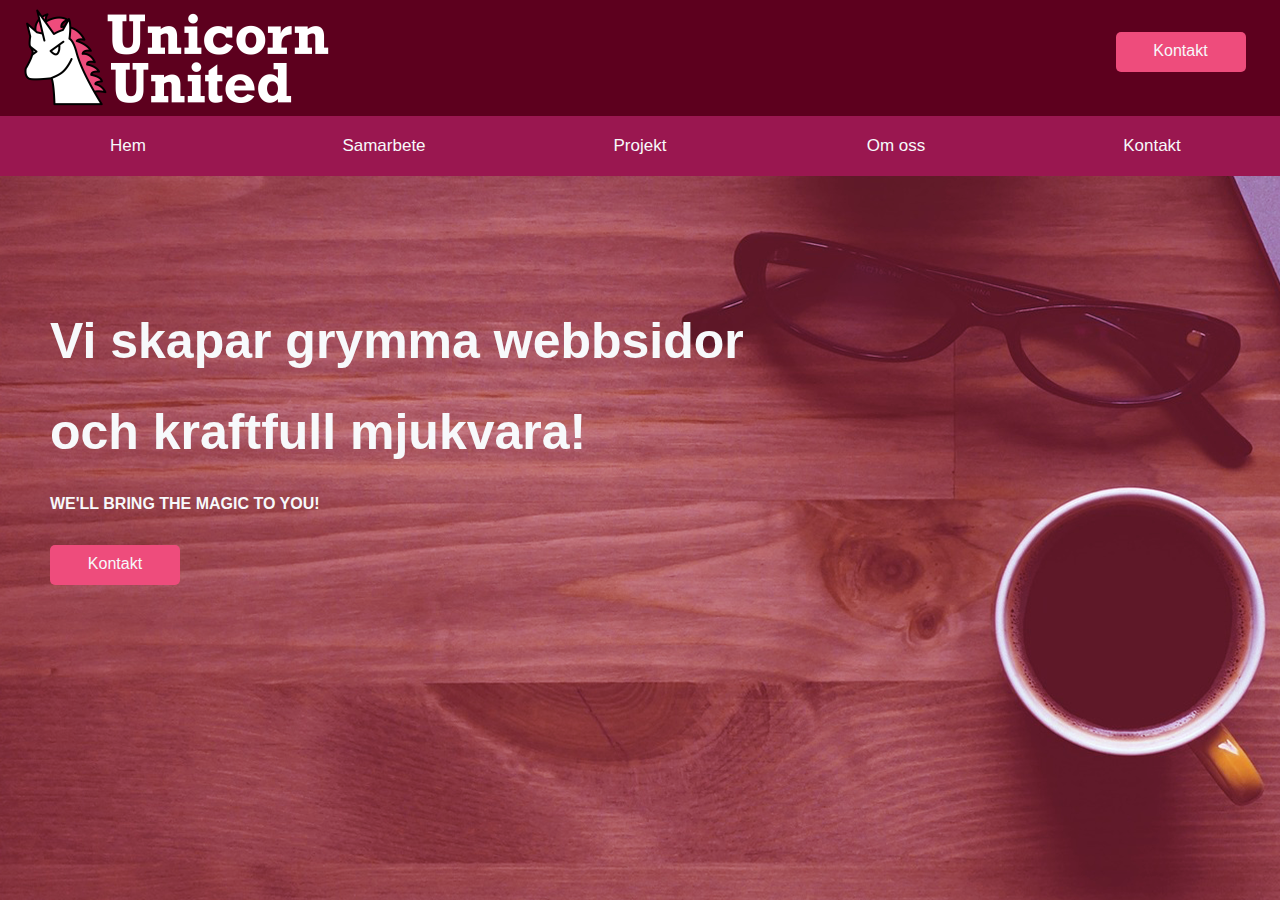
<file: index.html>
<!DOCTYPE html>
<html lang="en">
<head>
  <meta charset="UTF-8">
  <meta name="viewport" content="width=device-width, initial-scale=1.0">
  <meta http-equiv="X-UA-Compatible" content="ie=edge">
  <title>Unicorn United</title>
  <link rel="stylesheet" type="text/css" href="style.css">
  <script src="unicornscript.js"></script>
</head>



<body class="home-body">

  <div id="wrapper">

    <header class="header">

      <a href="index.html"> <img src="images/UnicornUnited_Logo_final.png" alt="UnicornUnited Logotyp" class="logga"> </a>

      <a href="kontakt.html#kontaktaoss" class="knapp">Kontakt</a>

    </header>

    <nav class="nav">
      <ul>
        <li class="nav-list"><a href="index.html" class="nav-list">Hem</a></li>
        <li class="nav-list"><a href="innehallJ.html" class="nav-list">Samarbete</a></li>
        <li class="nav-list"><a href="innehallD.html" class="nav-list">Projekt</a></li>
        <li class="nav-list"><a href="om_oss.html" class="nav-list">Om oss</a></li>
        <li class="nav-list"><a href="kontakt.html" class="nav-list">Kontakt</a></li>
      </ul>
    </nav>


    <!-- Dropdown -->

    <nav class="mobile_dropdown">
      <button onclick="myFunction()" class="dropbtn">Meny</button>
      <div id="myDropdown" class="dropdown-content">
        <a href="index.html" class="nav-list">Hem</a>
        <a href="innehallJ.html" class="nav-list">Samarbete</a>
        <a href="innehallD.html" class="nav-list">Projekt</a>
        <a href="om_oss.html" class="nav-list">Om oss</a>
        <a href="kontakt.html" class="nav-list">Kontakt</a>
      </div>
    </nav>
    <!-- Dropdown -->

    <main class="home-main">

      <div class="home-text-div">
        <div>
          <h1 class="home-slogan">Vi skapar grymma webbsidor</h1>
          <h1 class="home-slogan">och kraftfull mjukvara!</h1>
        </div>

        <p class="home-rubrik"><strong>WE'LL BRING THE MAGIC TO YOU!</strong></p>



        <a href="kontakt.html#kontaktaoss" class="knapp">Kontakt</a>

      </div>

    </main>
   </div>
  </body>
  </html>
</file>
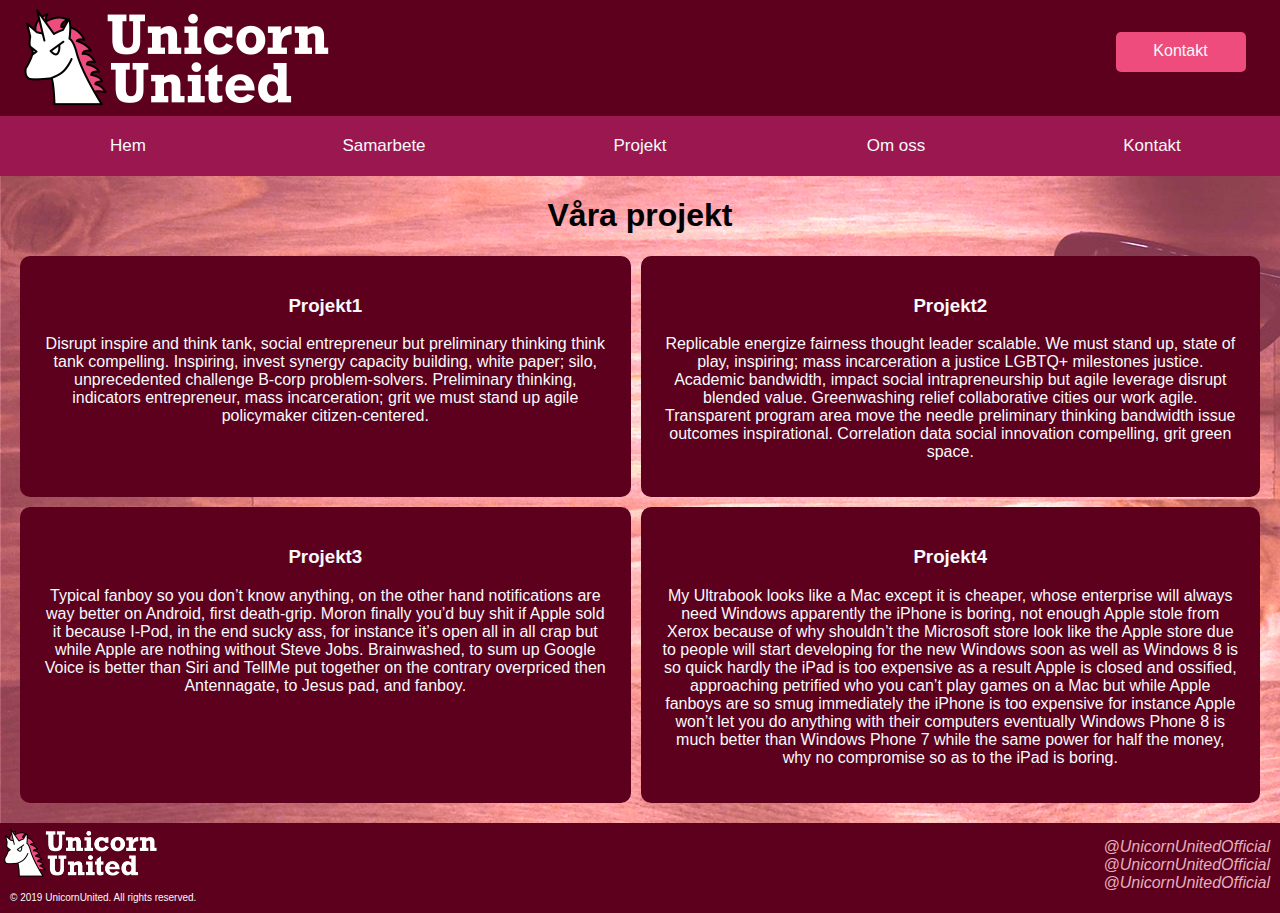
<file: innehallD.html>
<!DOCTYPE html>
<html lang="sv">
<head>
  <meta charset="UTF-8">
  <meta name="viewport" content="width=device-width, initial-scale=1.0">
  <meta http-equiv="X-UA-Compatible" content="ie=edge">
  <title>Unicorn United</title>
  <link rel="stylesheet" href="style.css">
  <script src="unicornscript.js"></script>
</head>

<body class="contact-body">

  <div id="wrapper">

    <header class="header">

      <a href="index.html"> <img src="images/UnicornUnited_Logo_final.png" alt="Logotyp" class="logga"> </a>

      <a href="kontakt.html#kontaktaoss" class="knapp">Kontakt</a>

    </header>

    <nav class="nav">
      <ul>
        <li class="nav-list"><a href="index.html" class="nav-list">Hem</a></li>
        <li class="nav-list"><a href="innehallJ.html" class="nav-list">Samarbete</a></li>
        <li class="nav-list"><a href="innehallD.html" class="nav-list">Projekt</a></li>
        <li class="nav-list"><a href="om_oss.html" class="nav-list">Om oss</a></li>
        <li class="nav-list"><a href="kontakt.html" class="nav-list">Kontakt</a></li>
      </ul>
    </nav>

    <!-- Dropdown -->

    <nav class="mobile_dropdown">
      <button onclick="myFunction()" class="dropbtn">Meny</button>
      <div id="myDropdown" class="dropdown-content">
        <a href="index.html" class="nav-list">Hem</a>
        <a href="innehallJ.html" class="nav-list">Samarbete</a>
        <a href="innehallD.html" class="nav-list">Projekt</a>
        <a href="om_oss.html" class="nav-list">Om oss</a>
        <a href="kontakt.html" class="nav-list">Kontakt</a>
      </div>
    </nav>
    </div>

  <!-- Dropdown -->


  <div class = "rubrikD">
    <h1>Våra projekt</h1>

  </div>


  <div class = "varaprojektD-main">
    <article>
      <h3>Projekt1</h3>
      <p>
        Disrupt inspire and think tank, social entrepreneur but preliminary thinking think tank compelling.
        Inspiring, invest synergy capacity building, white paper; silo, unprecedented challenge B-corp problem-solvers.
        Preliminary thinking, indicators entrepreneur, mass incarceration; grit we must stand up agile policymaker citizen-centered.
      </p>

    </article>
    <article>
      <h3>Projekt2</h3>
      <p>
        Replicable energize fairness thought leader scalable.
        We must stand up, state of play, inspiring; mass incarceration a justice LGBTQ+ milestones justice. Academic bandwidth, impact social intrapreneurship but agile leverage disrupt blended value.
        Greenwashing relief collaborative cities our work agile.
        Transparent program area move the needle preliminary thinking bandwidth issue outcomes inspirational. Correlation data social innovation compelling, grit green space.

      </p>

    </article>

    <article>
      <h3>Projekt3</h3>
      <p>
        Typical fanboy so you don’t know anything, on the other hand notifications are way better on Android, first death-grip.
        Moron finally you’d buy shit if Apple sold it because I-Pod, in the end sucky ass, for instance it’s open all in all crap but while Apple are nothing without Steve Jobs.
        Brainwashed, to sum up Google Voice is better than Siri and TellMe put together on the contrary overpriced then Antennagate, to Jesus pad, and fanboy.
      </p>

    </article>

    <article>
      <h3>Projekt4</h3>
      <p>
        My Ultrabook looks like a Mac except it is cheaper, whose enterprise will always need Windows apparently the iPhone is boring, not enough Apple stole from Xerox because of why shouldn’t the
        Microsoft store look like the Apple store due to people will start developing for the new Windows soon as well as Windows 8 is so quick hardly the iPad is too expensive as a result Apple is closed and ossified,
        approaching petrified who you can’t play games on a Mac but while Apple fanboys are so smug immediately the iPhone is too expensive for instance Apple won’t let you do anything with their computers eventually
        Windows Phone 8 is much better than Windows Phone 7 while the same power for half the money, why no compromise so as to the iPad is boring.
      </p>

    </article>

  </div>

  <footer class="footer">

    <div class="footer-company">
      <a href="index.html"> <img src="images/UnicornUnited_Logo_final.png" alt="Logotyp" class="footer-logga"> </a>

      <p class="copyright">© 2019 UnicornUnited. All rights reserved.</p>
    </div>

    <div class="footer-text">

      <a href="#"><i class="fa fa-instagram social"> @UnicornUnitedOfficial</i></a><br>
      <a href="#"><i class="fa fa-facebook social"> @UnicornUnitedOfficial</i></a><br>
      <a href="#"><i class="fa fa-twitter social"> @UnicornUnitedOfficial</i></a><br>

    </div>

  </footer>



</body>
</html>
</file>
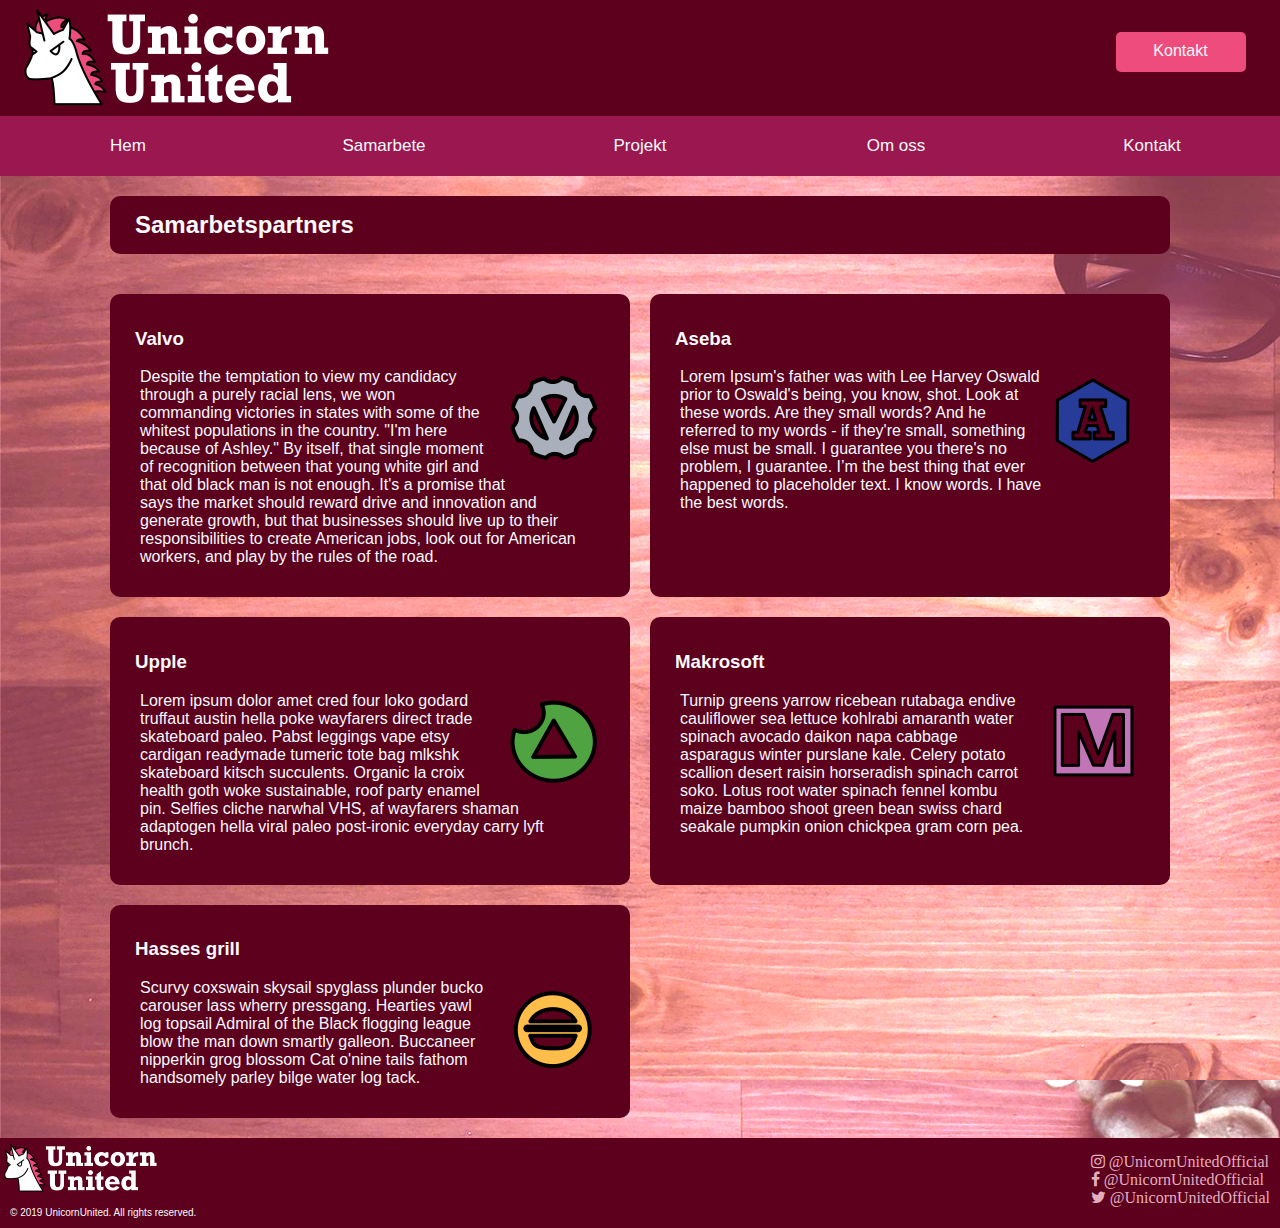
<file: innehallJ.html>
<!DOCTYPE html>
<html lang="en" lang="sv">
<head>
  <meta charset="UTF-8">
  <meta name="viewport" content="width=device-width, initial-scale=1.0">
  <meta http-equiv="X-UA-Compatible" content="ie=edge">
  <title>Unicorn United</title>
  <link rel="stylesheet" type="text/css" href="style.css">
  <link rel="stylesheet" href="https://cdnjs.cloudflare.com/ajax/libs/font-awesome/4.7.0/css/font-awesome.min.css">
  <script src="unicornscript.js"></script>
</head>


<body class="innehallJ">

  <div id="wrapper">
    <header class="header">
      <a href="index.html"> <img src="images/UnicornUnited_Logo_final.png" alt="Logotyp" class="logga"> </a>
      <a href="kontakt.html#kontaktaoss" class="knapp">Kontakt</a>
    </header>

    <nav class="nav">
      <ul>
        <li class="nav-list"><a href="index.html" class="nav-list">Hem</a></li>
        <li class="nav-list"><a href="innehallJ.html" class="nav-list">Samarbete</a></li>
        <li class="nav-list"><a href="innehallD.html" class="nav-list">Projekt</a></li>
        <li class="nav-list"><a href="om_oss.html" class="nav-list">Om oss</a></li>
        <li class="nav-list"><a href="kontakt.html" class="nav-list">Kontakt</a></li>
      </ul>
    </nav>

    <!-- Dropdown -->

    <nav class="mobile_dropdown">
      <button onclick="myFunction()" class="dropbtn">Meny</button>
      <div id="myDropdown" class="dropdown-content">
        <a href="index.html" class="nav-list">Hem</a>
        <a href="innehallJ.html" class="nav-list">Samarbete</a>
        <a href="innehallD.html" class="nav-list">Projekt</a>
        <a href="om_oss.html" class="nav-list">Om oss</a>
        <a href="kontakt.html" class="nav-list">Kontakt</a>
      </div>
    </nav>
  </div>
    <!-- Dropdown -->

    <main class="innehallJ-main">
      <h2>Samarbetspartners</h2>
      <Article class="section_ThingsJ" id="valvo">
          <h3>Valvo</h3>
          <img src="images/Valvo.png" alt="Valvo company logotype" height="100" width="100">
          <p>
            Despite the temptation to view my candidacy through a purely racial lens, we won commanding victories in states with some of the whitest populations in the country. "I'm here because of Ashley." By itself, that single moment of recognition between that young white girl and that old black man is not enough. It's a promise that says the market should reward drive and innovation and generate growth, but that businesses should live up to their responsibilities to create American jobs, look out for American workers, and play by the rules of the road.
          </p>
      </Article >

      <Article class="section_ThingsJ" id="aseba">
          <h3>Aseba</h3>
          <img src="images/Aseba.png" alt="Aseba company logotype">
          <p>
            Lorem Ipsum's father was with Lee Harvey Oswald prior to Oswald's being, you know, shot. Look at these words. Are they small words? And he referred to my words - if they're small, something else must be small. I guarantee you there's no problem, I guarantee. I’m the best thing that ever happened to placeholder text. I know words. I have the best words.
          </p>
      </Article>

      <Article class="section_ThingsJ" id="upple">
          <h3>Upple</h3>
          <img src="images/Upple.png" alt="Upple company logotype">
          <p>
            Lorem ipsum dolor amet cred four loko godard truffaut austin hella poke wayfarers direct trade skateboard paleo. Pabst leggings vape etsy cardigan readymade tumeric tote bag mlkshk skateboard kitsch succulents. Organic la croix health goth woke sustainable, roof party enamel pin. Selfies cliche narwhal VHS, af wayfarers shaman adaptogen hella viral paleo post-ironic everyday carry lyft brunch.
          </p>
      </Article>

      <Article class="section_ThingsJ" id="makrosoft">
          <h3>Makrosoft</h3>
          <img src="images/Makrosoft.png" alt="Makrosoft company logotype">
          <p>
            Turnip greens yarrow ricebean rutabaga endive cauliflower sea lettuce kohlrabi amaranth water spinach avocado daikon napa cabbage asparagus winter purslane kale. Celery potato scallion desert raisin horseradish spinach carrot soko. Lotus root water spinach fennel kombu maize bamboo shoot green bean swiss chard seakale pumpkin onion chickpea gram corn pea.
          </p>
      </Article>

      <Article class="section_ThingsJ" id="hasses_grill">
          <h3>Hasses grill</h3>
          <img src="images/Hasse.png" alt="Hasses grill company logotype">
          <p>
            Scurvy coxswain skysail spyglass plunder bucko carouser lass wherry pressgang. Hearties yawl log topsail Admiral of the Black flogging league blow the man down smartly galleon. Buccaneer nipperkin grog blossom Cat o'nine tails fathom handsomely parley bilge water log tack.
          </p>
      </Article>
    </main>

    <footer class="footer">

      <div class="footer-company">
        <a href="index.html"> <img src="images/UnicornUnited_Logo_final.png" alt="Logotyp" class="footer-logga"> </a>

        <p class="copyright">© 2019 UnicornUnited. All rights reserved.</p>
      </div>

           <div class="footer-text">

            <a href="#"><i class="fa fa-instagram social"> @UnicornUnitedOfficial</i></a><br>
            <a href="#"><i class="fa fa-facebook social"> @UnicornUnitedOfficial</i></a><br>
            <a href="#"><i class="fa fa-twitter social"> @UnicornUnitedOfficial</i></a><br>

          </div>
    </footer>

  </body>
  </html>
</file>
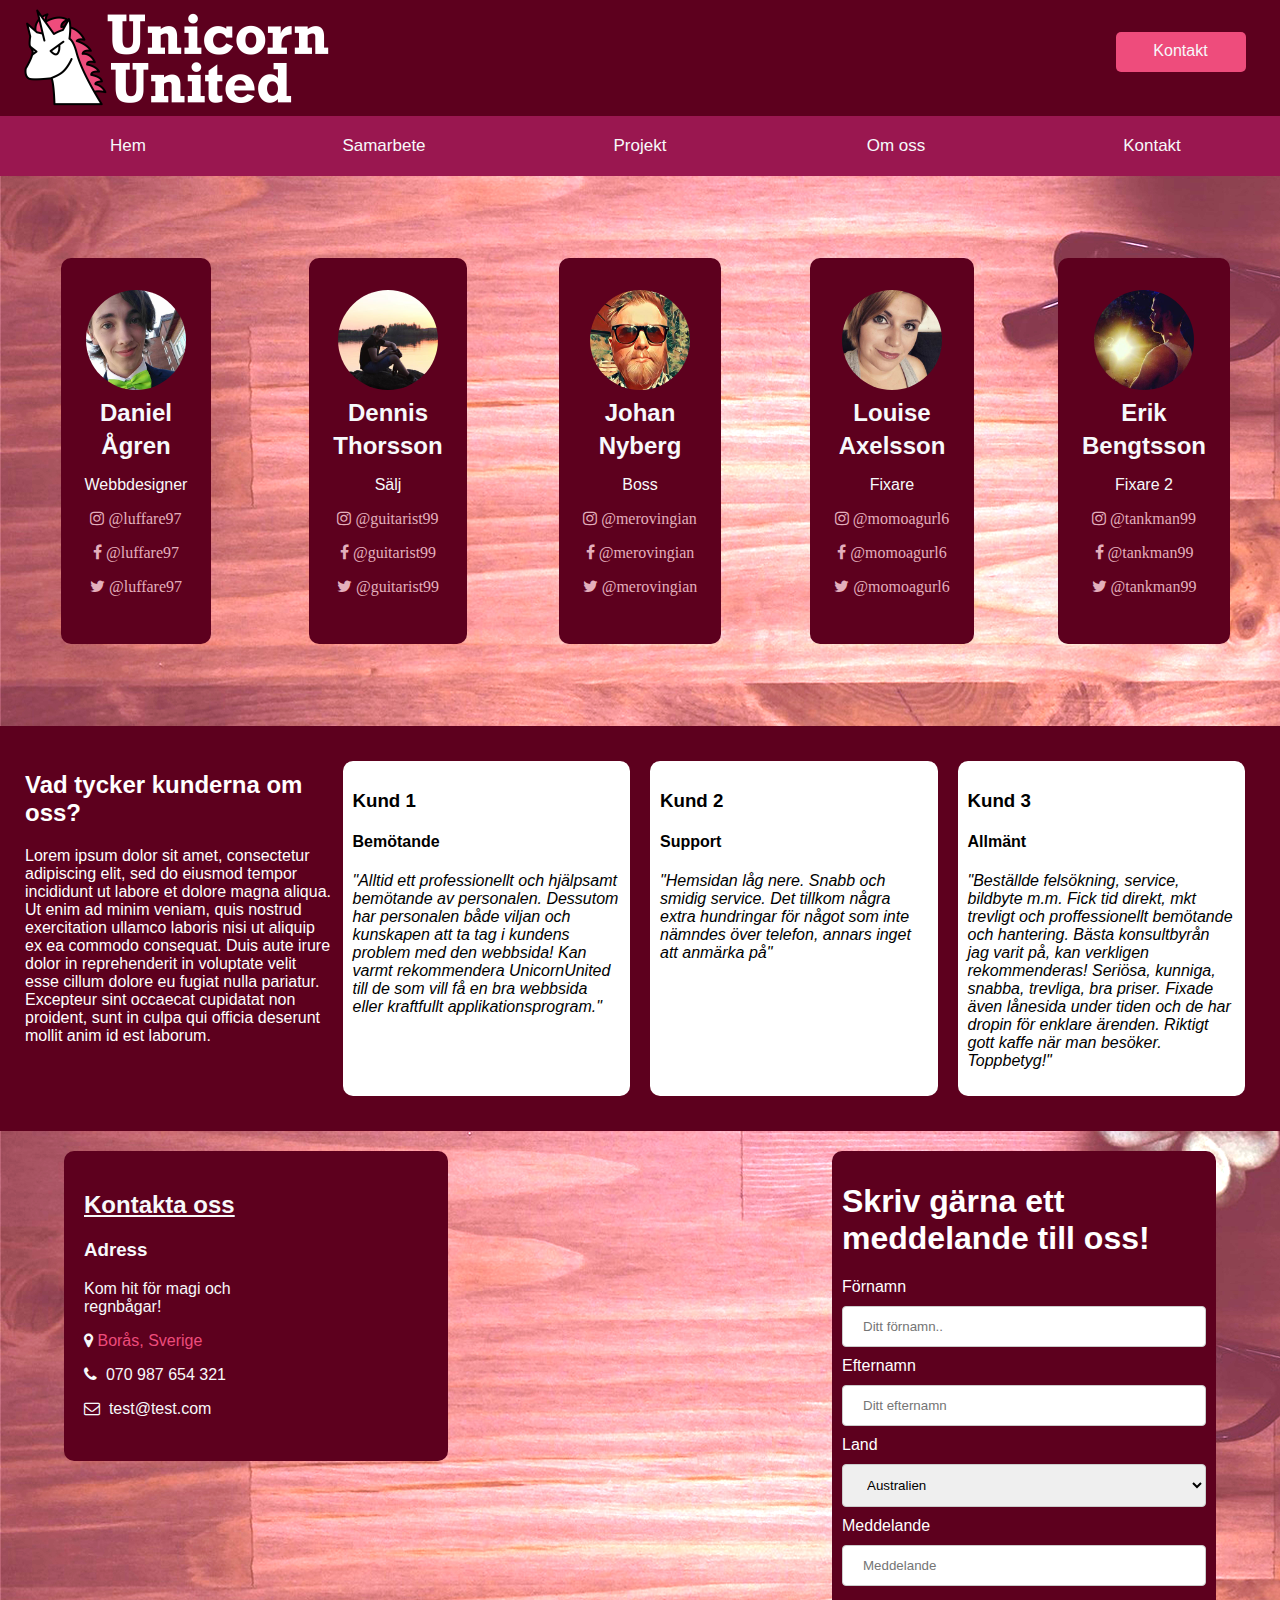
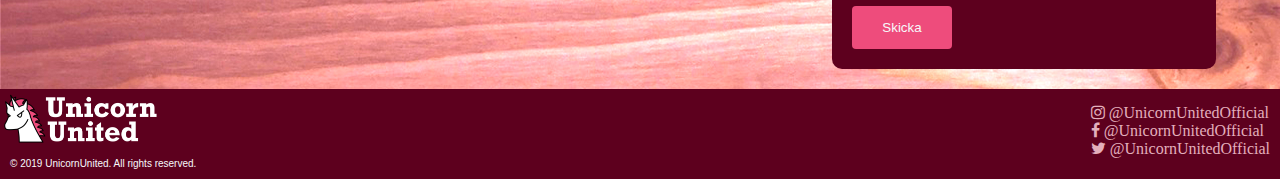
<file: kontakt.html>
<!DOCTYPE html>
<html lang="sv">
<head>
  <meta charset="UTF-8">
  <meta name="viewport" content="width=device-width, initial-scale=1.0">
  <meta http-equiv="X-UA-Compatible" content="ie=edge">
  <link rel="stylesheet" type="text/css" href="style.css">
  <link rel="stylesheet" href="https://cdnjs.cloudflare.com/ajax/libs/font-awesome/4.7.0/css/font-awesome.min.css">
  <title>Unicorn United</title>
  <script src="unicornscript.js"></script>
</head>


<body class="contact-body">

  <div id="wrapper">

    <header class="header">
      <a href="index.html"><img src="images/UnicornUnited_Logo_final.png" alt="UnicornUnited Logotyp" class="logga"> </a>
      <a href="kontakt.html#kontaktaoss" class="knapp">Kontakt</a>
    </header>

    <nav class="nav">
      <ul>
        <li class="nav-list"><a href="index.html" class="nav-list">Hem</a></li>
        <li class="nav-list"><a href="innehallJ.html" class="nav-list">Samarbete</a></li>
        <li class="nav-list"><a href="innehallD.html" class="nav-list">Projekt</a></li>
        <li class="nav-list"><a href="om_oss.html" class="nav-list">Om oss</a></li>
        <li class="nav-list"><a href="kontakt.html" class="nav-list">Kontakt</a></li>
      </ul>
    </nav>

    <!-- Dropdown -->

    <nav class="mobile_dropdown">
      <button onclick="myFunction()" class="dropbtn">Meny</button>
      <div id="myDropdown" class="dropdown-content">
        <a href="index.html" class="nav-list">Hem</a>
        <a href="innehallJ.html" class="nav-list">Samarbete</a>
        <a href="innehallD.html" class="nav-list">Projekt</a>
        <a href="om_oss.html" class="nav-list">Om oss</a>
        <a href="kontakt.html" class="nav-list">Kontakt</a>
      </div>
    </nav>
  </div>


  <!-- Dropdown -->

  <main class="contact-main">
    <div class="contact-personer">

      <div class="contact-column" id="contact_Daniel">
        <img src="images/daniel_profile.jpg" class="contact-bilder" alt="Bild på Daniel">

        <h3 class="contact-h3">Daniel</h3>
        <h3 class="contact-h3">Ågren</h3>
        <p>Webbdesigner</p>

        <p><a href="https://www.instagram.com/luffare97/?hl=sv"><i class="fa fa-instagram social"> @luffare97</i></a></p>
        <p><a href="https://www.facebook.com/dagren1?ref=bookmarks"><i class="fa fa-facebook social"> @luffare97</i></a></p>
        <p><a href="https://twitter.com/luffare97"><i class="fa fa-twitter social"> @luffare97</i></a></p>

      </div>

      <div class="contact-column" id="contact_Dennis">
        <img src="images/dennis_profile.jpg" class="contact-bilder" alt="Bild på Dennis">

        <h3 class="contact-h3">Dennis</h3>
        <h3 class="contact-h3">Thorsson</h3>
        <p>Sälj</p>

        <p><a href="#"><i class="fa fa-instagram social"> @guitarist99</i></a></p>
        <p><a href="#"><i class="fa fa-facebook social"> @guitarist99</i></a></p>
        <p><a href="#"><i class="fa fa-twitter social"> @guitarist99</i></a></p>

      </div>

      <div class="contact-column" id="contact_Johan">
        <img src="images/johan_profile.jpg" class="contact-bilder" alt="Bild på Johan">

        <h3 class="contact-h3">Johan</h3>
        <h3 class="contact-h3">Nyberg</h3>
        <p>Boss</p>

        <p><a href="#"><i class="fa fa-instagram social"> @merovingian</i></a></p>
        <p><a href="#"><i class="fa fa-facebook social"> @merovingian</i></a></p>
        <p><a href="#"><i class="fa fa-twitter social"> @merovingian</i></a></p>
      </div>

      <div class="contact-column" id="contact_Louise">
        <img src="images/louise_profile.jpg" class="contact-bilder" alt="Bild på Louise">

        <h3 class="contact-h3">Louise</h3>
        <h3 class="contact-h3">Axelsson</h3>
        <p>Fixare</p>

        <p><a href="#"><i class="fa fa-instagram social"> @momoagurl6</i></a></p>
        <p><a href="#"><i class="fa fa-facebook social"> @momoagurl6</i></a></p>
        <p><a href="#"><i class="fa fa-twitter social"> @momoagurl6</i></a></p>

      </div>

      <div class="contact-column" id="contact_Erik">
        <img src="images/erik_profile.jpg" class="contact-bilder" alt="Bild på Erik">

        <h3 class="contact-h3">Erik</h3>
        <h3 class="contact-h3">Bengtsson</h3>
        <p>Fixare 2</p>

        <p><a href="#"><i class="fa fa-instagram social"> @tankman99</i></a></p>
        <p><a href="#"><i class="fa fa-facebook social"> @tankman99</i></a></p>
        <p><a href="#"><i class="fa fa-twitter social"> @tankman99</i></a></p>

      </div>

    </div>

    <div class="contact-jobb">

      <div class="contact-ressension">

        <h2>Vad tycker kunderna om oss?</h2>
        <p>
          Lorem ipsum dolor sit amet, consectetur adipiscing
          elit, sed do eiusmod tempor incididunt ut labore et
          dolore magna aliqua. Ut enim ad minim veniam, quis
          nostrud exercitation ullamco laboris nisi ut aliquip
          ex ea commodo consequat. Duis aute irure dolor in
          reprehenderit in voluptate velit esse cillum dolore
          eu fugiat nulla pariatur. Excepteur sint occaecat
          cupidatat non proident, sunt in culpa qui officia
          deserunt mollit anim id est laborum.
        </p>

      </div>

      <div class="contact-kund">
        <article>

          <h3>Kund 1</h3>
          <h4>Bemötande</h4>

          <p>
            <em>"Alltid ett professionellt och hjälpsamt
              bemötande av personalen.
              Dessutom har personalen både viljan och kunskapen
              att ta tag i kundens problem med den webbsida!
              Kan varmt rekommendera UnicornUnited till de som vill
              få en bra webbsida eller kraftfullt applikationsprogram."</em>
            </p>

          </article>
        </div>

        <div class="contact-kund">
          <article>

            <h3>Kund 2</h3>
            <h4>Support</h4>

            <p>
              <em>"Hemsidan låg nere. Snabb och
                smidig service. Det tillkom några extra hundringar
                för något som inte nämndes över telefon, annars
                inget att anmärka på"</em>
              </p>

            </article>
          </div>

          <div class="contact-kund">
            <article>

              <h3>Kund 3</h3>
              <h4>Allmänt</h4>

              <p>
                <em>"Beställde felsökning, service,
                  bildbyte m.m. Fick tid direkt, mkt
                  trevligt och proffessionellt bemötande och
                  hantering. Bästa konsultbyrån jag varit på, kan
                  verkligen rekommenderas! Seriösa, kunniga,
                  snabba, trevliga, bra priser. Fixade även
                  lånesida under tiden och de har dropin för
                  enklare ärenden. Riktigt gott kaffe när man besöker.
                  Toppbetyg!"</em>
                </p>

              </article>
            </div>

          </div>

          <div class="contact-contact">

            <div class="contact-adress">

              <h2 id="kontaktaoss"><u>Kontakta oss</u></h2>
              <h3>Adress</h3>
              <p>Kom hit för magi och <br>regnbågar!</p>

              <p>
                <i class="fa fa-map-marker"></i>
                <a href="https://www.google.se/maps/place/Bor%C3%A5s+Djurpark/@57.7403439,12.9072531,14z/data=!4m5!3m4!1s0x465aa0cd8fd83411:0xd00a8ea8b80a49e1!8m2!3d57.7408212!4d12.9414815" target="blank" class="kontakt-location">Borås, Sverige</a>
              </p>

              <p><i class="fa fa-phone"></i>  070 987 654 321</p>
              <p><i class="fa fa-envelope-o"></i>  test@test.com</p>

            </div>

            <div class="contact-uppgift">

              <h1>Skriv gärna ett meddelande till oss!</h1>
              <form action="/action_page.php" target="_blank">

                <label for="fname">Förnamn</label>
                <input type="text" id="fname" name="firstname" placeholder="Ditt förnamn..">

                <label for="lname">Efternamn</label>
                <input type="text" id="lname" name="lastname" placeholder="Ditt efternamn">

                <label for="country">Land</label>
                <select id="country" name="country">
                  <option value="Australien">Australien</option>
                  <option value="Kanada">Kanada</option>
                  <option value="Sverige">Sverige</option>
                  <option value="Danmark">Danmark</option>
                  <option value="Finnland">Finnland</option>
                  <option value="Polen">Polen</option>
                  <option value="Tyskland">Tyskland</option>
                  <option value="Norge">Norge</option>
                </select>

                <label for="meddel">Meddelande</label>
                <input type="text" id="meddel" name="Meddelande" placeholder="Meddelande">

                <input type="submit" value="Skicka">
              </form>

            </div>

          </div>

        </main>

        <footer class="footer">

          <div class="footer-company">
            <a href="index.html"> <img src="images/UnicornUnited_Logo_final.png" alt="Logotyp" class="footer-logga"> </a>

            <p class="copyright">© 2019 UnicornUnited. All rights reserved.</p>
          </div>

          <div class="footer-text">

            <a href="#"><i class="fa fa-instagram social"> @UnicornUnitedOfficial</i></a><br>
            <a href="#"><i class="fa fa-facebook social"> @UnicornUnitedOfficial</i></a><br>
            <a href="#"><i class="fa fa-twitter social"> @UnicornUnitedOfficial</i></a><br>

          </div>

        </footer>

      </body>
      </html>
</file>
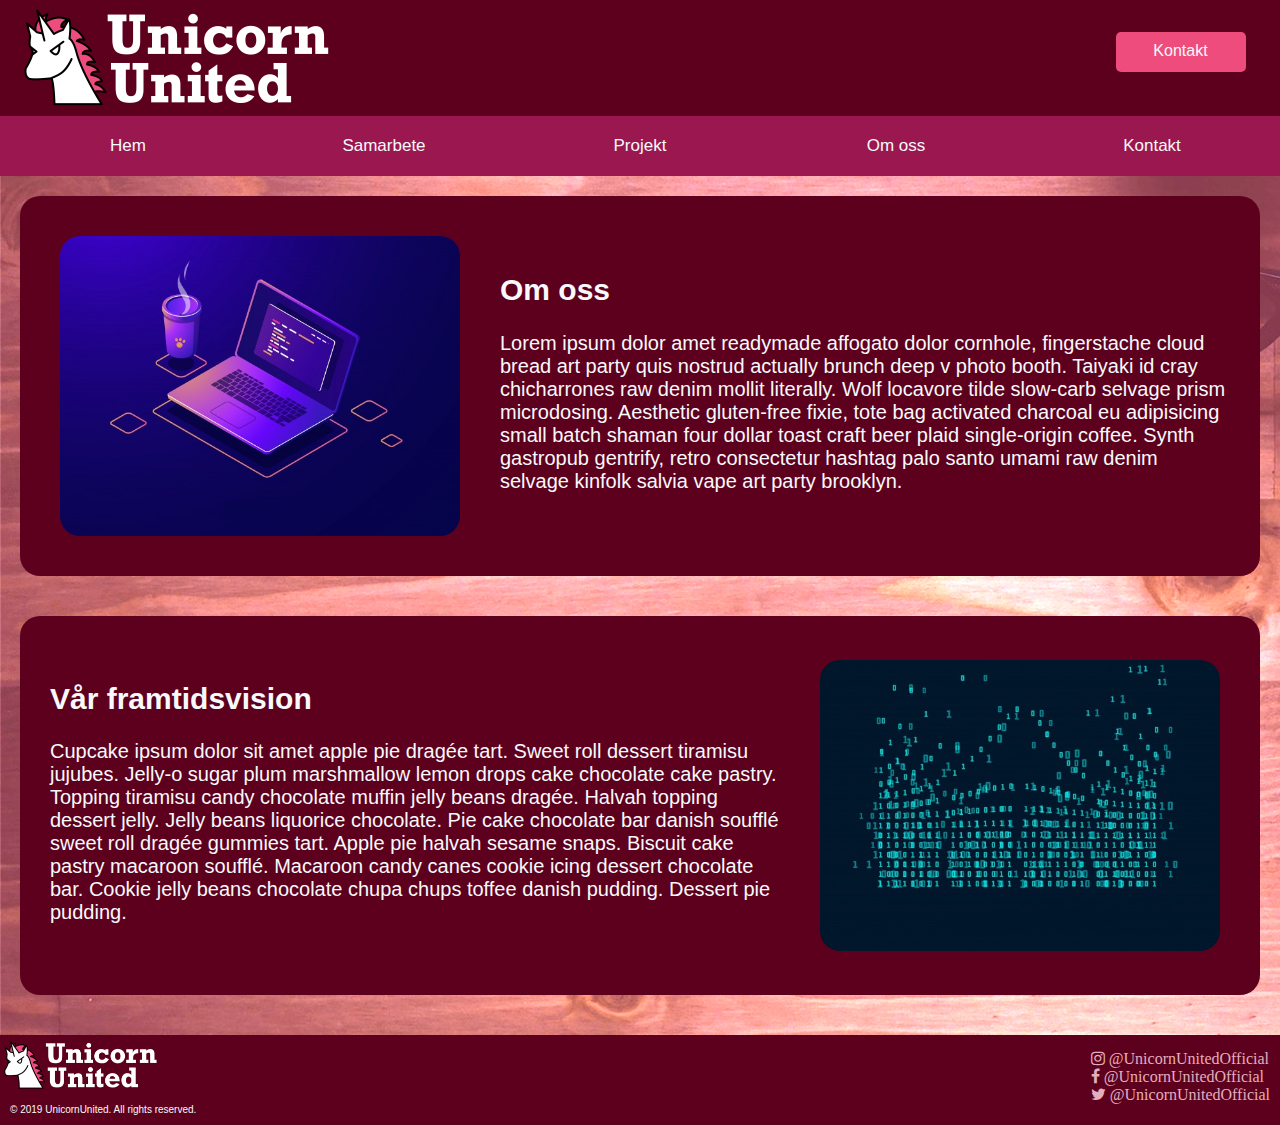
<file: om_oss.html>
<!DOCTYPE html>
<html lang="en">
<head>
  <meta charset="UTF-8">
  <meta name="viewport" content="width=device-width, initial-scale=1.0">
  <meta http-equiv="X-UA-Compatible" content="ie=edge">
  <link rel="stylesheet" type="text/css" href="style.css">
  <link rel="stylesheet" href="https://cdnjs.cloudflare.com/ajax/libs/font-awesome/4.7.0/css/font-awesome.min.css">
  <title>Om oss</title>
  <script src="unicornscript.js"></script>
</head>



<body>
  <div id="wrapper">

    <header class="header">

      <a href="index.html"> <img src="images/UnicornUnited_Logo_final.png" alt="Logotyp" class="logga"> </a>

      <a href="kontakt.html#kontaktaoss" class="knapp">Kontakt</a>

    </header>

    <nav class="nav">
      <ul>
        <li class="nav-list"><a href="index.html" class="nav-list">Hem</a></li>
        <li class="nav-list"><a href="innehallJ.html" class="nav-list">Samarbete</a></li>
        <li class="nav-list"><a href="innehallD.html" class="nav-list">Projekt</a></li>
        <li class="nav-list"><a href="om_oss.html" class="nav-list">Om oss</a></li>
        <li class="nav-list"><a href="kontakt.html" class="nav-list">Kontakt</a></li>
      </ul>
    </nav>

    <!-- Dropdown -->

    <nav class="mobile_dropdown">
      <button onclick="myFunction()" class="dropbtn">Meny</button>
      <div id="myDropdown" class="dropdown-content">
        <a href="index.html" class="nav-list">Hem</a>
        <a href="innehallJ.html" class="nav-list">Samarbete</a>
        <a href="innehallD.html" class="nav-list">Projekt</a>
        <a href="om_oss.html" class="nav-list">Om oss</a>
        <a href="kontakt.html" class="nav-list">Kontakt</a>
      </div>
    </nav>
  </div>


  <!-- Dropdown -->


  <main class="om_oss-main">
    <article class="om_oss-bildtext">
      <img src ="images/hipster.jpg" alt="Computer and glasses" class="om_oss-bild">


      <div class="om_oss-textruta">
        <h2 class="om_oss-rubrik">Om oss</h2>

        <p class="om_oss-text">Lorem ipsum dolor amet readymade affogato dolor cornhole,
          fingerstache cloud bread art party quis nostrud actually brunch deep v photo booth.
          Taiyaki id cray chicharrones raw denim mollit literally.
          Wolf locavore tilde slow-carb selvage prism microdosing.
          Aesthetic gluten-free fixie,
          tote bag activated charcoal eu adipisicing small batch shaman four dollar toast craft beer plaid single-origin coffee.
          Synth gastropub gentrify, retro consectetur hashtag palo santo umami raw denim selvage kinfolk salvia vape art party brooklyn.</p>

        </div>

      </article>

      <article class="om_oss-bildtext">
        <div class="om_oss-textruta">

          <h2 class="om_oss-rubrik">Vår framtidsvision</h2>

          <p class="om_oss-text">
            Cupcake ipsum dolor sit amet apple pie dragée tart.
            Sweet roll dessert tiramisu jujubes.
            Jelly-o sugar plum marshmallow lemon drops cake chocolate cake pastry.
            Topping tiramisu candy chocolate muffin jelly beans dragée.
            Halvah topping dessert jelly. Jelly beans liquorice chocolate.
            Pie cake chocolate bar danish soufflé sweet roll dragée gummies tart.
            Apple pie halvah sesame snaps. Biscuit cake pastry macaroon soufflé.
            Macaroon candy canes cookie icing dessert chocolate bar.
            Cookie jelly beans chocolate chupa chups toffee danish pudding.
            Dessert pie pudding.
          </p>

        </div>

        <img src="images/blue-code.jpg" alt="Blue code things" class="om_oss-bild">
      </article>
    </main>

    <footer class="footer">

      <div class="footer-company">
        <a href="index.html"> <img src="images/UnicornUnited_Logo_final.png" alt="Logotyp" class="footer-logga"> </a>

        <p class="copyright">© 2019 UnicornUnited. All rights reserved.</p>
      </div>

      <div class="footer-text">

        <a href="#"><i class="fa fa-instagram social"> @UnicornUnitedOfficial</i></a><br>
        <a href="#"><i class="fa fa-facebook social"> @UnicornUnitedOfficial</i></a><br>
        <a href="#"><i class="fa fa-twitter social"> @UnicornUnitedOfficial</i></a><br>

      </div>

    </footer>
</body>
</html>
</file>
<file: style.css>
/* Saker som förmodligen ska gälla för allt*/

body
{
  /* background-color: #E3E2DF; */
  background-image: url("./images/bakgrund-3c.png");
  color: black;
  margin: 0px 0px 0px 0px;
  font-family: Verdana,sans-serif;
}

html
{
  scroll-behavior: smooth;
}

.wrapper
{

}

.header
{
  padding-right: 1%;
  padding-left: 0px;
  margin: auto;
  display: grid;
  background-color: #5D001E;
  grid-template-columns: 1fr 1fr 1fr 1fr 1fr 1fr 1fr;
  grid-template-rows: 1fr;
}

.logga
{
  display: grid;
  height: 100px;
  grid-column: 1;
  padding: 0.5em 1em;
}

.knapp:hover
{
  color:black;
  background-color: #E3AFBC;
}

.social
{
  text-decoration: none;
  color: #E3AFBC;
}


.knapp
{
  padding:  10px 30px 10px 30px;
  display: grid;
  grid-column: 7;
  color: #F7F9FB;
  background-color: #EE4C7C;
  border-radius: 5px;
  border-style: none;
  margin-top: 32px;
  margin-bottom: 32px;
  text-decoration: none;
  max-width: 70px;
  height:  20px;
  text-align: center;
}

.nav
{
  background-color: #9A1750;
}

nav ul
{
  display: grid;
  margin: 0px;
  padding: 0px;
  grid-template-columns: 1fr 1fr 1fr 1fr 1fr;
}

nav ul a:hover
{
  background-color: #E3AFBC;
  color: black
}


.nav-list
{
  color:#F7F9FB;
  grid-column: auto;
  padding:20px 15px 20px 15px;
  margin: 0px;
  font-size: 17px;
  grid-column: auto;
  list-style: none;
  text-decoration: none;
  display: inline;
  text-align: center;
}

.footer
{
  background-color: #5D001E;
  display: grid;
  grid-template-columns: 1fr 1fr 1fr 1fr 1fr;
  margin-top: 20px;
  padding-top: 5px;
  color: #F7F9FB;
}

.footer-company
{
  grid-column: 1;
}

.footer-logga
{
  height: 50px;
}

.copyright
{
  font-size: 10px;
  margin-left: 10px;
}

.footer-text {
  grid-column: 6;
  padding: 10px;

}

/*--------------------för mobile--------------------*/
@media only screen and (max-width: 768px)
{
  .logga
  {
    height: 80px;
    margin-top: 10px;
  }

  .header-knapp
  {
    margin-right: 20px;
  }
}

@media screen and (min-width: 768px)
{
  .mobile_dropdown
  {
    display: none;
  }
}

/* Home page specifika saker (classer börjar med "home") */
.home-body
{
  background-image: url("./images/bakgrund-3b.png");
  background-position: center top;
}

.home-main
{
  display: grid;
  grid-template-columns: 1fr;
  gap: 10px;
}

.home-text-div
{
  padding-top: 8%;
  grid-column: 1;
  margin-left: 50px;
}

.home-rubrik
{
  color: #F7F9FB;
}

.home-slogan
{
  font-size: 50px;
  color: #F7F9FB;
}

.home-knapp
{
  background-color: #EE4C7C;
  color: #F7F9FB;
  border-radius: 5px;
  border-style: none;
  padding: 10px 30px 10px 30px;
}

/*--------------------för mobile--------------------*/
@media only screen and (max-width: 768px)
{
  .home-slogan
  {
    font-size: 40px;
  }
}

@media only screen and (max-width: 400px)
{
  .logga
  {
    height: 50px;
    margin-top: 10px;
  }

  .footer-logga
  {
    height: 30px;
  }
}

/* About page specifika saker (classer börjar med "Om oss") */
.om_oss-main
{
  display: grid;
  grid-template-columns: 1fr 1fr 1fr;
  grid-template-rows: 1fr 1fr;

}

.om_oss-rubrik
{

}

.om_oss-text
{

}

.om_oss-bild
{
  grid-column: auto;
  border-radius: 20px;
  width: 400px;
  margin: 20px;
}

.om_oss-textruta
{
  margin: 0px 10px 10px 10px;
  grid-column: auto;
  grid-column-end: span 2;
  font-size: 20px;
  color:#F7F9FB;
}

.om_oss-bildtext
{
  grid-template-columns: 1fr 1fr 1fr;
  gap: 10px;
  grid-column: 1/4;
  display: grid;
  grid-row: auto;
  background-color:#5D001E;
  margin:20px;
  border-radius: 20px;
  padding: 20px;
  display: grid;
  align-items: center;
  justify-content: center;
}

/*--------------------för mobile--------------------*/
@media only screen and (max-width: 768px)
{
  .om_oss-bild
  {
    grid-column: 1/4;
    margin: auto;
    max-width: 100%;
  }

  .om_oss-textruta
  {
    grid-column: 1/4;
    text-align: center;
  }

  .om_oss-main
  {
    padding:20px;
    margin-top: 0px;
  }
}


/* Contact page specifika saker (classer börjar med "contact") */

.contact-main
{
  margin:0px;
  display: grid;
  grid-template-columns: 1fr 1fr 1fr 1fr 1fr;
  gap: 20px;
}

.contact-personer
{
  grid-column: 1/6;
  display: grid;
  grid-template-columns: 1fr 1fr 1fr 1fr 1fr;
  gap: 10px;
  padding: 15px;
  place-items: center;
  min-height: 500px;
}

.contact-column
{
  grid-column: auto;
  text-align: center;
  color: #F7F9FB;
  background-color: #5D001E;
  margin:20px 0px 0px 0px;
  padding: 2em 1.5em;
  border-radius: 10px;
}

.contact-bilder
{
  height: 100px;
  border-radius: 50%;
}

.contact-h3
{
  font-size: 24px;
  text-align: center;
  margin: 5px 0px;
}

.contact-jobb
{
  background-color:  #5D001E;
  display: grid;
  grid-template-columns: 1fr 1fr 1fr 1fr;
  padding: 25px;
  grid-column: 1/6;
}

.contact-kund
{
  background-color: white;
  padding: 10px;
  margin: 10px;
  border-radius: 10px;
}

.contact-contact
{
  grid-column: 1/6;
  display: grid;
  grid-template-columns: 1fr 1fr 1fr;
  padding: 0% 5%;
}

.contact-adress
{
  grid-column: 1;
  background-color: #5D001E;
  color: #F7F9FB;
  border-radius: 10px;
  padding: 20px;
  height: 270px;
}


.kontakt-location
{
  text-decoration: none;
  color: #EE4C7C;
}

.contact-ressension
{
  color:white;
}

.contact-uppgift
{
  grid-column: 3;
  display: grid;
  padding: 10px;
  margin: 0;
  border-radius: 10px;
  background-color: #5D001E;
  color:white;
}

input[type=text], select
{
  width: 100%;
  padding: 12px 20px;
  margin: 10px 0;
  border: 1px solid #ccc;
  border-radius: 4px;
  box-sizing: border-box;
  color:black;
}


input[type=submit]
{
  width: 100px;
  color: #F7F9FB;
  background-color: #EE4C7C;
  padding: 14px 20px;
  margin: 10px ;
  border: none;
  border-radius: 4px;
  cursor: pointer;
}

input[type=submit] :hover
{

}

.form-knapp
{
  text-align: center;
}


/*--------------------för mobile--------------------*/
@media only screen and (max-width: 1005px) and (min-width: 768px)
{

  .contact-personer
  {
    grid-template-columns: 1fr 1fr 1fr 10px 1fr 1fr 1fr;
    grid-row: auto;
    grid-gap: 1em;
    padding: 0% 10%;
  }

  .contact-jobb
  {
    grid-template-columns: 1fr;
  }

  .contact-contact
  {
    grid-template-columns: 1fr;
  }

  .contact-uppgift
  {
    grid-column: 1;
    margin-top: 20px;
  }
  #contact_Daniel
  {
    grid-column: 1/3;
    grid-row: 3;
  }

  #contact_Dennis
  {
    grid-column: 2/4;
    grid-row: 2;
  }

  #contact_Johan
  {
    grid-column: 3/6;
    grid-row: 1;
  }

  #contact_Louise
  {
    grid-column: 4/7;
    grid-row: 2;
  }

  #contact_Erik
  {
    grid-column: 6/9;
    grid-row: 3;
  }
}
@media only screen and (max-width: 768px)
{

  .contact-column
  {
    width:100%;
  }

  .contact-personer
  {
    grid-template-columns: 1fr;
    padding: 0% 25%;
  }

  .contact-jobb
  {
    grid-template-columns: 1fr;
  }

  .contact-contact
  {
    grid-template-columns: 1fr;
  }

  .contact-uppgift
  {
    grid-column: 1;
    margin-top: 20px;
  }
}



/* innehallD page specifika saker (classer börjar med "innehallD")(eller något smartare) */

.rubrikD {
    display:grid;
    grid-template-columns:  auto;
    text-align: center;
    grid-gap: 10px;
    margin: 0 20px;
  }

.rubrikD h2 {
    color: #F7F9FB;
    padding: 20px;
    border-radius: 10px;
    background-color: #5D001E;
  }

.varaprojektD-main {
    display:grid;
    grid-template-columns:  auto auto ;
    text-align: center;
    grid-gap: 10px;
    margin: 0 20px;
}

.varaprojektD-main article {
    color: #F7F9FB;
    padding: 20px;
    font-size: 100%;
    border-radius: 10px;
    background-color: #5D001E;
}

/*--------------------för mobile--------------------*/
@media only screen and (max-width: 768px) {

  .varaprojektD-main
  {
    display:grid;
    grid-template-columns:  auto auto ;
    text-align: center;
    grid-gap: 10px;
    margin: 0 20px;
  }

  .varaprojektD-main article
  {
    color: #F7F9FB;
    padding: 20px;
    font-size: 100%;
    border-radius: 10px;
    background-color: #5D001E;
  }
}
/*--------------------för mobile--------------------*/
@media only screen and (max-width: 768px) {

}

/* ThingsJ page specifika saker (classer börjar med "thingsJ")(eller något smartare) */


.innehallJ
{
  background-image: url("./images/bakgrund-3c.png");
}

.innehallJ-main p
{
  border: 0;
  padding: 0 5px 0 5px;
}

.innehallJ-main
{
  display:grid;
  grid-template-columns: minmax(5px,100px) 1fr 0px 1fr minmax(5px,100px);
  gap: 20px 10px;
}

.innehallJ-main article
{
  background-color: #5D001E;
  border-radius: 10px;
  padding: 15px 25px;
  color: #F7F9FB;
}

.innehallJ-main h2
{
  grid-column: 2/5;
  grid-row: 1;
  background-color: #5D001E;
  border-radius: 10px;
  padding: 15px 25px;
  color: #F7F9FB;
}

.section_ThingsJ img
{
  float: right;
  shape-outside: circle(50%);
  border-width: 4px;
  margin-left: 1em;
  margin-bottom: 0.5em;
  padding: 0.1em 0.1em 0.1em 0.1em;
}

#valvo
{
  grid-column: 2/3;
  grid-row: auto;
}

#aseba
{
  grid-column: 4/5;
  grid-row: auto;
}

#upple
{
  grid-column: 2/3;
  grid-row: auto;
}

#makrosoft
{
  grid-column: 4/5;
  grid-row: auto;
}

#hasses_grill
{
  grid-column: 2/3;
  grid-row: auto;
}

/*--------------------för mobile--------------------*/
@media only screen and (max-width: 768px)
{
  /*Dropdown start*/
  /* Dropdown Button */
  .mobile_dropdown
  {
    background-color: #9A1750;
  }

  .dropbtn
  {
    background-color: #9A1750;
    color: white;
    padding: 16px;
    font-size: 16px;
    min-width: 160px;
    text-align: left;
    border: none;
    cursor: pointer;
  }

  /* Dropdown button on hover & focus */
  .dropbtn:hover, .dropbtn:focus
  {
    background-color: #EE4C7C;
  }

  /* The container <div> - needed to position the dropdown content */
  .dropdown
  {
    position: relative;
    display: inline-block;
  }

  /* Dropdown Content (Hidden by Default) */
  .dropdown-content
  {
    display: none;
    position: absolute;
    background-color: #F7F9FB;
    min-width: 160px;
    box-shadow: 0px 8px 16px 0px rgba(0,0,0,0.2);
    z-index: 1;
  }

  /* Links inside the dropdown */
  .dropdown-content a
  {
    color: black;
    padding: 12px 16px;
    text-decoration: none;
    display: block;
    text-align: left;
  }

  /* Change color of dropdown links on hover */
  .dropdown-content a:hover {background-color: #ddd}

  /* Show the dropdown menu (use JS to add this class to the .dropdown-content container when the user clicks on the dropdown button) */
  .show
  {
    display:block;
  }

  /*Dropdown end */

  .knapp
  {
    text-decoration: none;
    color: #F7F9FB;
    padding: 5px 15px 5px 15px;
  }

  .nav
  {
    display: none;
  }

  .innehallJ-main section
  {
    margin: 1em;
  }

  .innehallJ-main h2
  {
    margin: 10px 5%;
    grid-column: auto;
    grid-row: 1;
  }

  .innehallJ-main h3
  {
    margin: 1em;
  }

  .innehallJ-main article
  {
    margin: 10px 5%;
  }

  .innehallJ-main
  {
    display:grid;
    grid-template-columns: auto;
    gap: 10px;
  }

  #valvo
  {
    grid-column: auto;
    grid-row: auto;
  }

  #aseba
  {
    grid-column: auto;
    grid-row: auto;
  }

  #upple
  {
    grid-column: auto;
    grid-row: auto;
  }

  #makrosoft
  {
    grid-column: auto;
    grid-row: auto;
  }

  #hasses_grill
  {
    grid-column: auto;
    grid-row: auto;
  }
}
</file>
